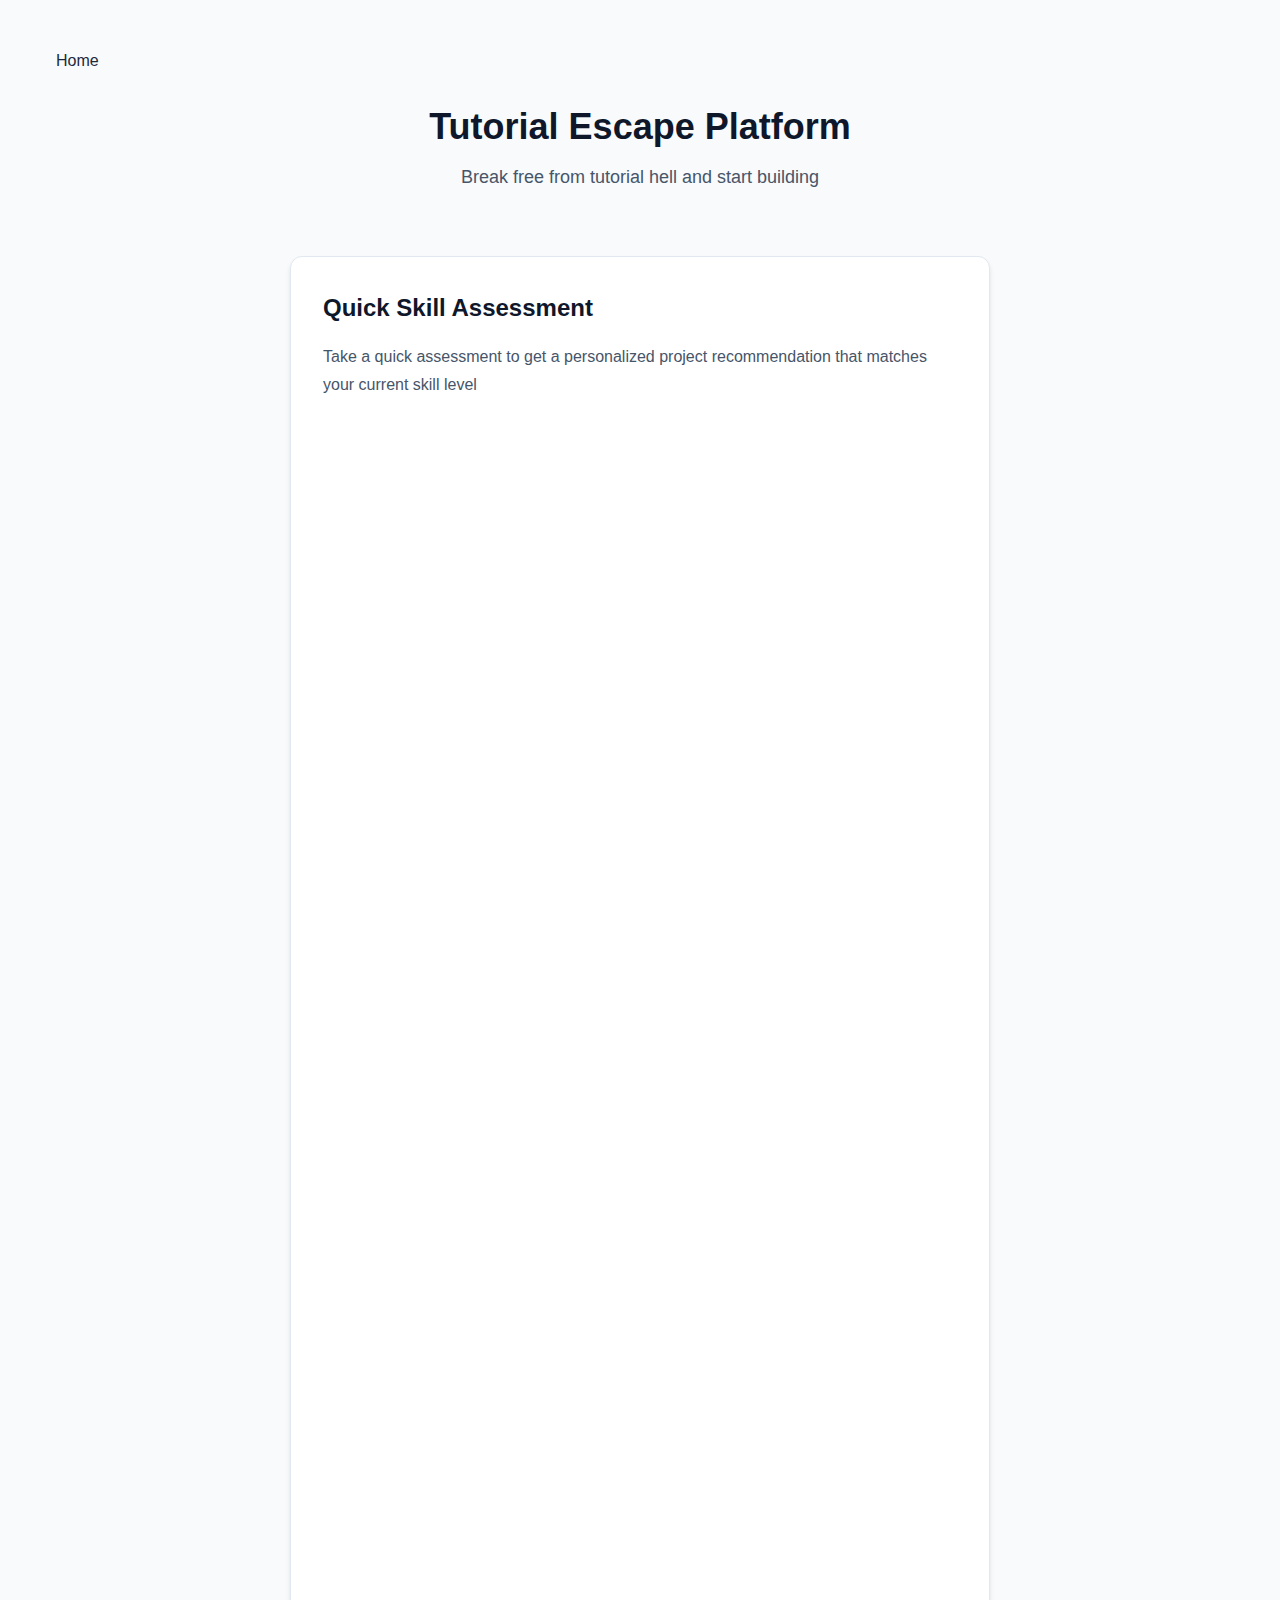
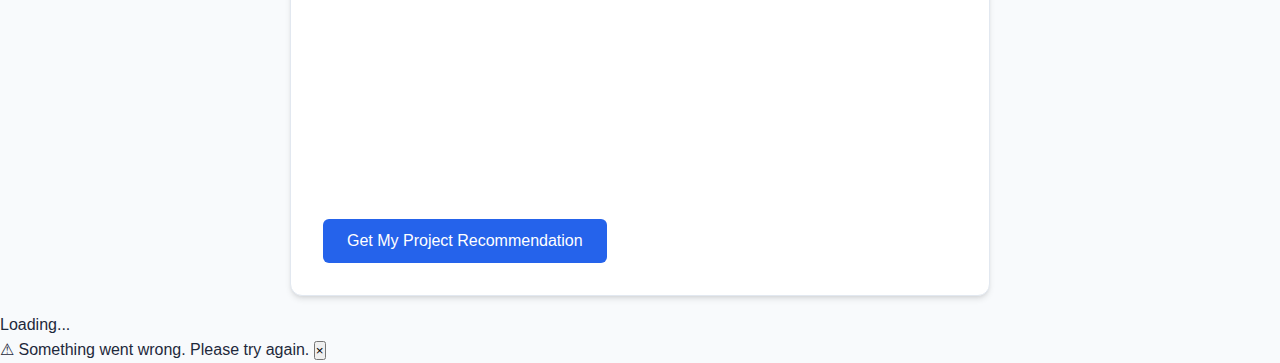
<file: index.html>
<!DOCTYPE html>
<html lang="en">
<head>
    <meta charset="UTF-8">
    <meta name="viewport" content="width=device-width, initial-scale=1.0">
    <title>Tutorial Escape Platform</title>
    <link rel="stylesheet" href="styles/main.css">
</head>
<body>
    <main class="container page-transition">
        <header class="header">
            <nav class="nav">
                <div class="nav__breadcrumb">
                    <span>Home</span>
                </div>
            </nav>
            <h1 class="header__title">Tutorial Escape Platform</h1>
            <p class="header__subtitle">Break free from tutorial hell and start building</p>
        </header>

        <section class="assessment" id="assessment-section">
            <div class="card">
                <h2 class="card__title">Quick Skill Assessment</h2>
                <p class="card__description">
                    Take a quick assessment to get a personalized project recommendation that matches your current skill level
                </p>
                
                <form class="assessment-form" id="assessment-form">
                    <div id="questions-container" class="questions-container">
                        <!-- Questions will be loaded here -->
                    </div>
                    
                    <div class="form-validation" id="form-validation" style="display: none;">
                        <p class="validation-message"></p>
                    </div>
                    
                    <button type="submit" class="btn btn--primary" id="submit-assessment">
                        <span class="btn-text">Get My Project Recommendation</span>
                        <span class="btn-loading" style="display: none;">
                            <span class="loading-spinner"></span>
                            Processing...
                        </span>
                    </button>
                </form>
            </div>
        </section>

        <section class="results hidden" id="results-section">
            <div class="card card--result">
                <div class="result-header">
                    <div class="result-icon">🎯</div>
                    <h2 class="card__title">Your Perfect Project Match</h2>
                </div>
                
                <div class="project-recommendation" id="project-recommendation">
                    <!-- Project recommendation will be populated here -->
                </div>
                
                <div class="result-actions">
                    <a href="project.html" class="btn btn--primary btn--large" id="start-project-btn">
                        <span>Start Building Now</span>
                        <span class="btn-arrow">→</span>
                    </a>
                    <button class="btn btn--secondary" id="retake-assessment">
                        Take Assessment Again
                    </button>
                </div>
            </div>
        </section>
    </main>

    <!-- Loading Overlay -->
    <div class="loading-overlay" id="loading-overlay">
        <div class="loading-content">
            <div class="loading-spinner-large"></div>
            <p class="loading-text">Processing your assessment...</p>
        </div>
    </div>

    <script src="js/app.js"></script>
</body>
</html>
</file>
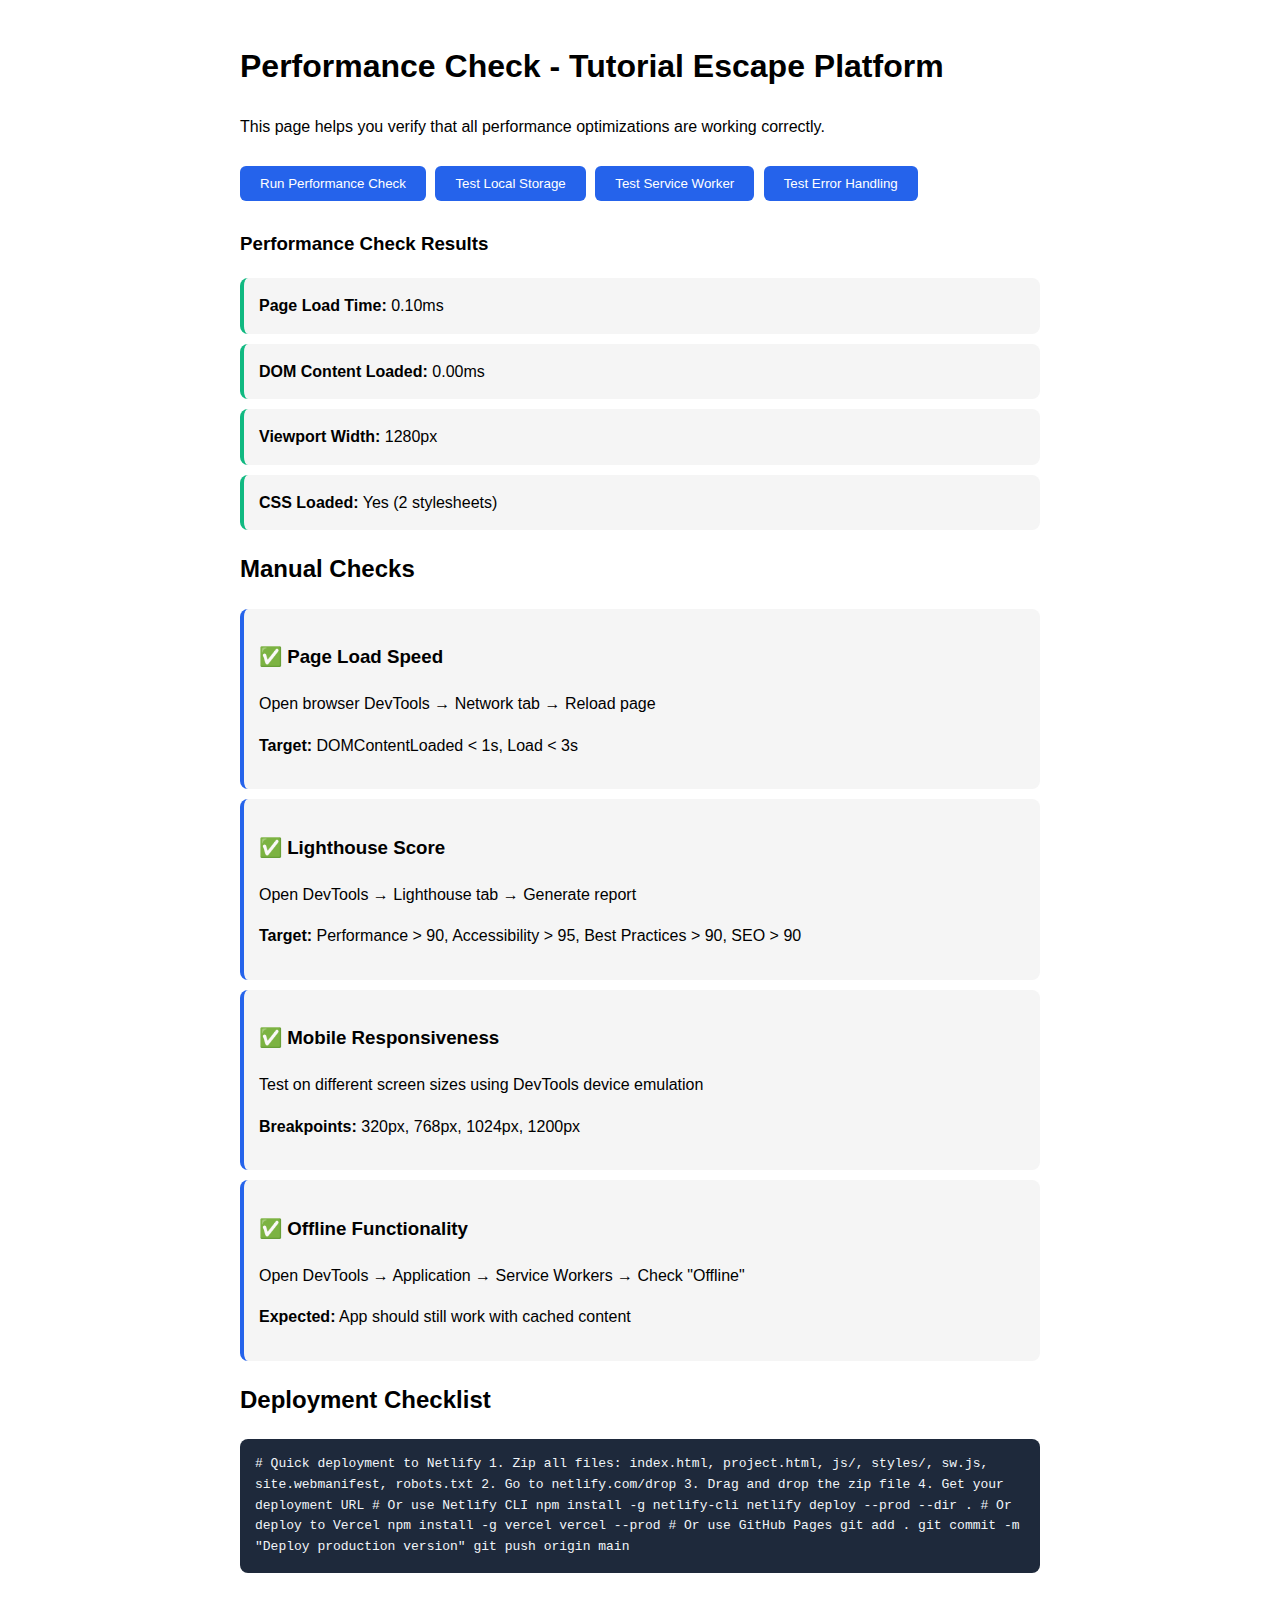
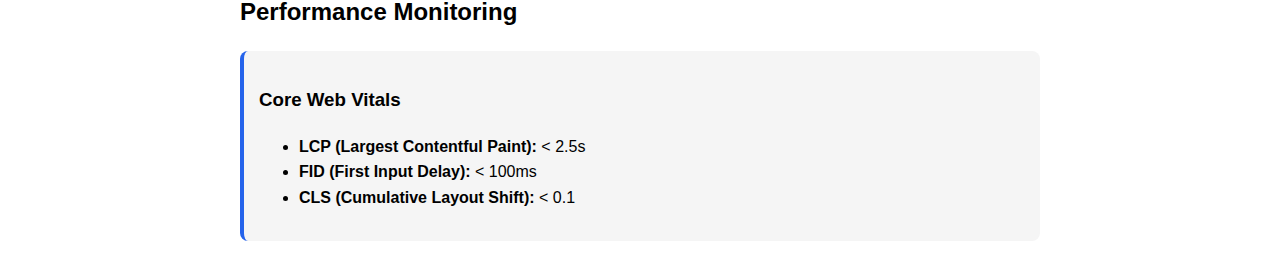
<file: performance-check.html>
<!DOCTYPE html>
<html lang="en">
<head>
    <meta charset="UTF-8">
    <meta name="viewport" content="width=device-width, initial-scale=1.0">
    <title>Performance Check - Tutorial Escape Platform</title>
    <style>
        body {
            font-family: -apple-system, BlinkMacSystemFont, 'Segoe UI', Roboto, sans-serif;
            max-width: 800px;
            margin: 0 auto;
            padding: 20px;
            line-height: 1.6;
        }
        .metric {
            background: #f5f5f5;
            padding: 15px;
            margin: 10px 0;
            border-radius: 8px;
            border-left: 4px solid #2563eb;
        }
        .good { border-left-color: #10b981; }
        .warning { border-left-color: #f59e0b; }
        .error { border-left-color: #ef4444; }
        .code {
            background: #1e293b;
            color: #f1f5f9;
            padding: 15px;
            border-radius: 8px;
            font-family: monospace;
            overflow-x: auto;
        }
        button {
            background: #2563eb;
            color: white;
            border: none;
            padding: 10px 20px;
            border-radius: 6px;
            cursor: pointer;
            margin: 10px 5px 10px 0;
        }
        button:hover {
            background: #1d4ed8;
        }
    </style>
</head>
<body>
    <h1>Performance Check - Tutorial Escape Platform</h1>
    
    <p>This page helps you verify that all performance optimizations are working correctly.</p>
    
    <button onclick="runPerformanceCheck()">Run Performance Check</button>
    <button onclick="testLocalStorage()">Test Local Storage</button>
    <button onclick="testServiceWorker()">Test Service Worker</button>
    <button onclick="testErrorHandling()">Test Error Handling</button>
    
    <div id="results"></div>
    
    <h2>Manual Checks</h2>
    
    <div class="metric">
        <h3>✅ Page Load Speed</h3>
        <p>Open browser DevTools → Network tab → Reload page</p>
        <p><strong>Target:</strong> DOMContentLoaded < 1s, Load < 3s</p>
    </div>
    
    <div class="metric">
        <h3>✅ Lighthouse Score</h3>
        <p>Open DevTools → Lighthouse tab → Generate report</p>
        <p><strong>Target:</strong> Performance > 90, Accessibility > 95, Best Practices > 90, SEO > 90</p>
    </div>
    
    <div class="metric">
        <h3>✅ Mobile Responsiveness</h3>
        <p>Test on different screen sizes using DevTools device emulation</p>
        <p><strong>Breakpoints:</strong> 320px, 768px, 1024px, 1200px</p>
    </div>
    
    <div class="metric">
        <h3>✅ Offline Functionality</h3>
        <p>Open DevTools → Application → Service Workers → Check "Offline"</p>
        <p><strong>Expected:</strong> App should still work with cached content</p>
    </div>
    
    <h2>Deployment Checklist</h2>
    
    <div class="code">
# Quick deployment to Netlify
1. Zip all files: index.html, project.html, js/, styles/, sw.js, site.webmanifest, robots.txt
2. Go to netlify.com/drop
3. Drag and drop the zip file
4. Get your deployment URL

# Or use Netlify CLI
npm install -g netlify-cli
netlify deploy --prod --dir .

# Or deploy to Vercel
npm install -g vercel
vercel --prod

# Or use GitHub Pages
git add .
git commit -m "Deploy production version"
git push origin main
    </div>
    
    <h2>Performance Monitoring</h2>
    
    <div class="metric">
        <h3>Core Web Vitals</h3>
        <ul>
            <li><strong>LCP (Largest Contentful Paint):</strong> < 2.5s</li>
            <li><strong>FID (First Input Delay):</strong> < 100ms</li>
            <li><strong>CLS (Cumulative Layout Shift):</strong> < 0.1</li>
        </ul>
    </div>
    
    <script>
        function runPerformanceCheck() {
            const results = document.getElementById('results');
            results.innerHTML = '<h3>Performance Check Results</h3>';
            
            // Check if performance API is available
            if ('performance' in window) {
                const navigation = performance.getEntriesByType('navigation')[0];
                if (navigation) {
                    const loadTime = navigation.loadEventEnd - navigation.loadEventStart;
                    const domContentLoaded = navigation.domContentLoadedEventEnd - navigation.domContentLoadedEventStart;
                    
                    results.innerHTML += `
                        <div class="metric ${loadTime < 3000 ? 'good' : 'warning'}">
                            <strong>Page Load Time:</strong> ${loadTime.toFixed(2)}ms
                        </div>
                        <div class="metric ${domContentLoaded < 1000 ? 'good' : 'warning'}">
                            <strong>DOM Content Loaded:</strong> ${domContentLoaded.toFixed(2)}ms
                        </div>
                    `;
                }
            }
            
            // Check viewport
            const viewport = window.innerWidth;
            results.innerHTML += `
                <div class="metric good">
                    <strong>Viewport Width:</strong> ${viewport}px
                </div>
            `;
            
            // Check if CSS is loaded
            const cssLoaded = document.styleSheets.length > 0;
            results.innerHTML += `
                <div class="metric ${cssLoaded ? 'good' : 'error'}">
                    <strong>CSS Loaded:</strong> ${cssLoaded ? 'Yes' : 'No'} (${document.styleSheets.length} stylesheets)
                </div>
            `;
        }
        
        function testLocalStorage() {
            const results = document.getElementById('results');
            try {
                localStorage.setItem('test', 'value');
                const value = localStorage.getItem('test');
                localStorage.removeItem('test');
                
                results.innerHTML += `
                    <div class="metric good">
                        <strong>Local Storage:</strong> Working correctly
                    </div>
                `;
            } catch (error) {
                results.innerHTML += `
                    <div class="metric error">
                        <strong>Local Storage:</strong> Error - ${error.message}
                    </div>
                `;
            }
        }
        
        function testServiceWorker() {
            const results = document.getElementById('results');
            if ('serviceWorker' in navigator) {
                navigator.serviceWorker.getRegistrations().then(registrations => {
                    results.innerHTML += `
                        <div class="metric ${registrations.length > 0 ? 'good' : 'warning'}">
                            <strong>Service Worker:</strong> ${registrations.length > 0 ? 'Registered' : 'Not registered'}
                        </div>
                    `;
                });
            } else {
                results.innerHTML += `
                    <div class="metric warning">
                        <strong>Service Worker:</strong> Not supported in this browser
                    </div>
                `;
            }
        }
        
        function testErrorHandling() {
            const results = document.getElementById('results');
            try {
                // Simulate an error
                throw new Error('Test error for error handling');
            } catch (error) {
                results.innerHTML += `
                    <div class="metric good">
                        <strong>Error Handling:</strong> Working - caught "${error.message}"
                    </div>
                `;
            }
        }
        
        // Auto-run performance check on load
        window.addEventListener('load', () => {
            setTimeout(runPerformanceCheck, 100);
        });
    </script>
</body>
</html>
</file>
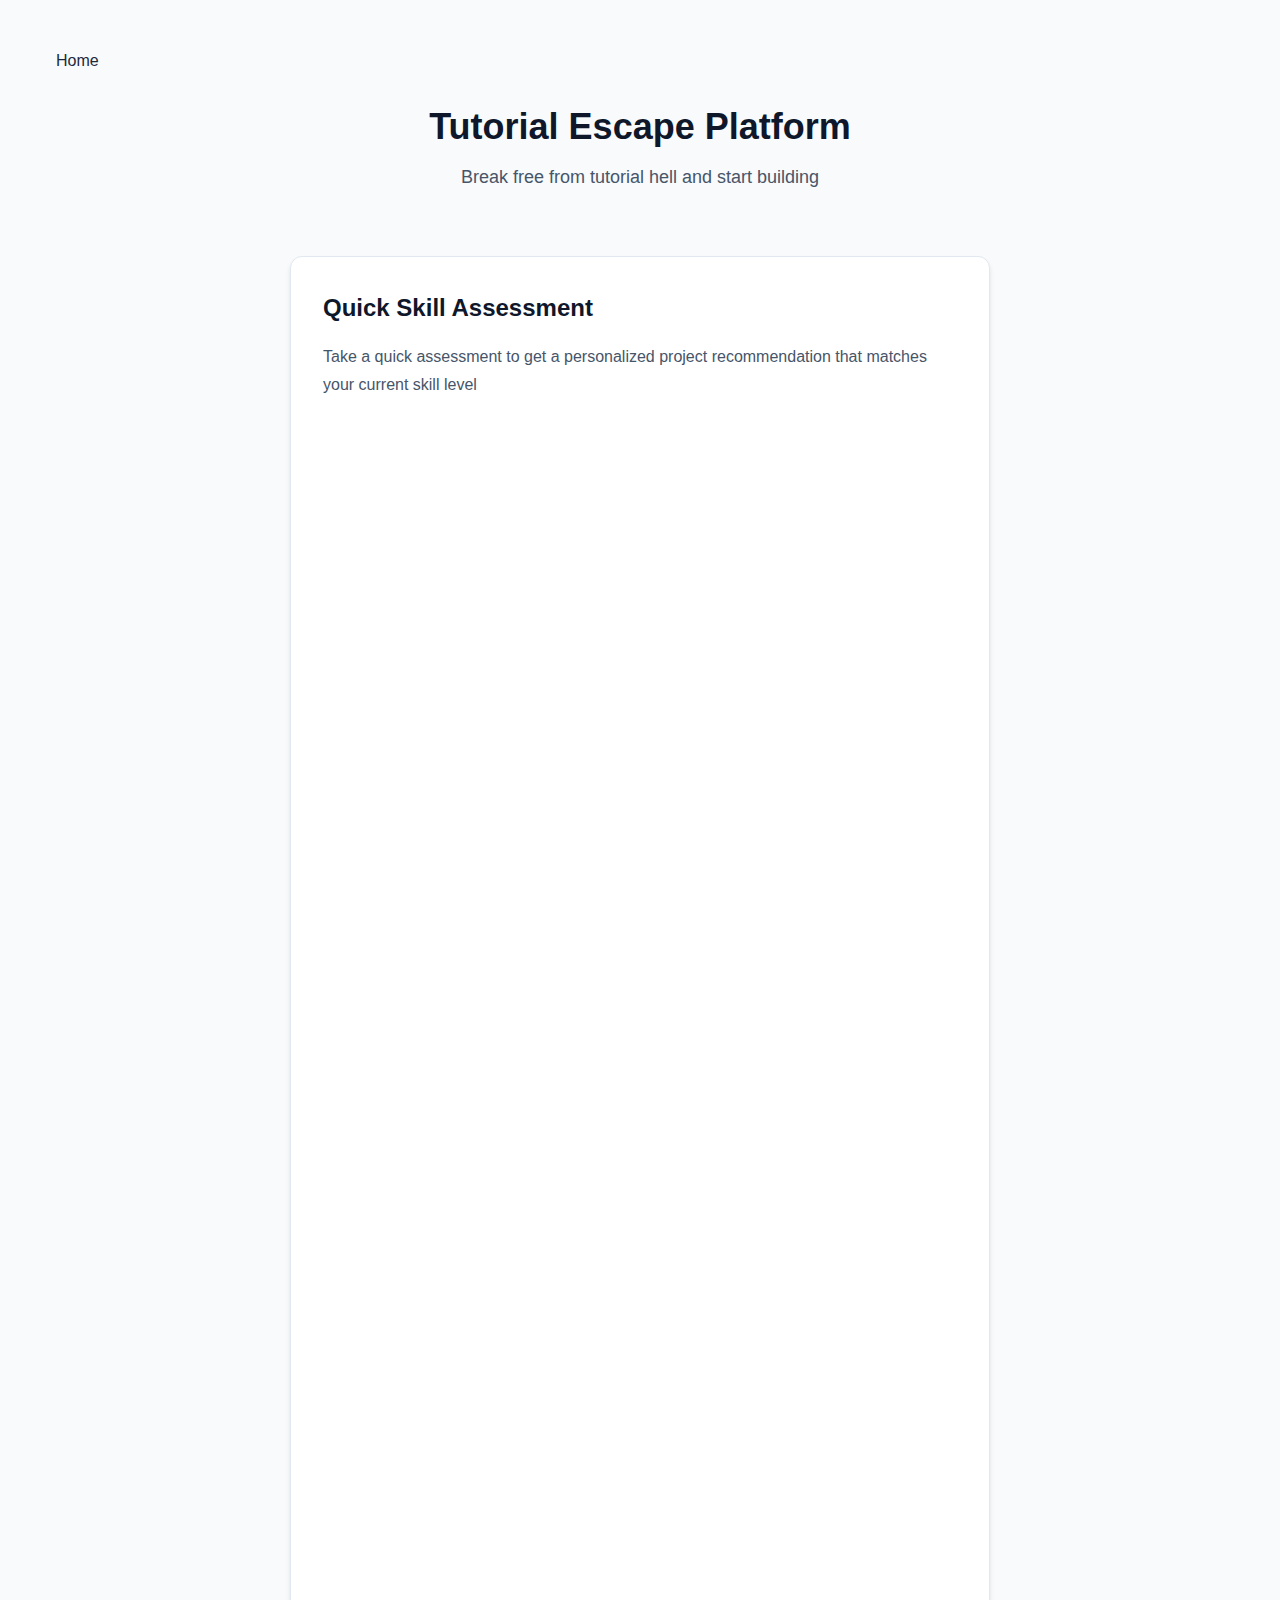
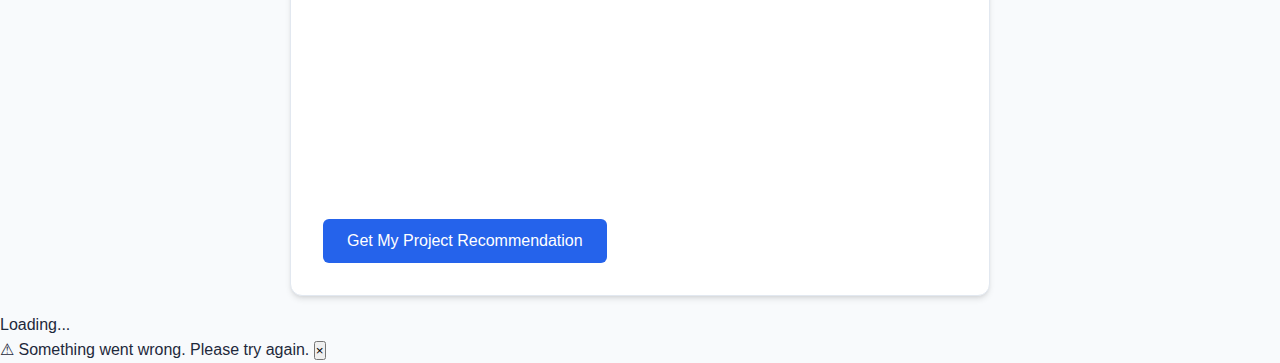
<file: project.html>
<!DOCTYPE html>
<html lang="en">
<head>
    <meta charset="UTF-8">
    <meta name="viewport" content="width=device-width, initial-scale=1.0">
    <title>Your Project - Tutorial Escape Platform</title>
    <link rel="stylesheet" href="styles/main.css">
</head>
<body>
    <main class="container page-transition">
        <header class="header">
            <nav class="nav">
                <a href="index.html" class="nav__link">
                    <span>←</span>
                    <span>Back to Assessment</span>
                </a>
                <div class="nav__breadcrumb">
                    <span>Home</span>
                    <span class="nav__breadcrumb-separator">›</span>
                    <span>Project Dashboard</span>
                </div>
            </nav>
            <h1 class="header__title" id="project-title">Your Project</h1>
            <p class="header__subtitle" id="project-description">Loading project details...</p>
        </header>

        <section class="project-dashboard">
            <div class="progress-overview">
                <div class="card card--progress">
                    <div class="progress-header">
                        <h2 class="card__title">Progress Overview</h2>
                        <div class="progress-stats">
                            <span class="stat-item">
                                <span class="stat-number" id="completed-count">0</span>
                                <span class="stat-label">completed</span>
                            </span>
                            <span class="stat-divider">of</span>
                            <span class="stat-item">
                                <span class="stat-number" id="total-count">0</span>
                                <span class="stat-label">milestones</span>
                            </span>
                        </div>
                    </div>
                    
                    <div class="progress-visual">
                        <div class="progress-bar">
                            <div class="progress-bar__fill" id="progress-fill" style="width: 0%">
                                <div class="progress-bar__shine"></div>
                            </div>
                        </div>
                        <p class="progress-text" id="progress-text">0% Complete</p>
                    </div>

                    <div class="progress-encouragement" id="progress-encouragement">
                        <p class="encouragement-text">Ready to start building? Let's tackle your first milestone!</p>
                    </div>
                </div>
            </div>

            <div class="milestones-container">
                <div class="milestones-header">
                    <h2 class="section-title">Project Milestones</h2>
                    <p class="milestones-subtitle">Complete each milestone to build your project step by step</p>
                    
                    <!-- Progress Indicator -->
                    <div class="progress-indicator" id="milestone-progress-indicator">
                        <!-- Progress steps will be populated here -->
                    </div>
                </div>
                
                <div class="milestones-grid" id="milestones-list">
                    <!-- Milestones will be populated here -->
                </div>
            </div>

            <div class="project-actions">
                <button class="btn btn--secondary" id="reset-progress-btn">
                    <span>Reset Progress</span>
                </button>
                <button class="btn btn--outline" id="help-guide-btn">
                    <span>❓ Help & Shortcuts</span>
                </button>
                <a href="index.html" class="btn btn--outline">
                    <span>← Back to Assessment</span>
                </a>
            </div>
            
            <!-- Help Guide Modal -->
            <div class="help-guide-modal hidden" id="help-guide-modal">
                <div class="help-guide-content">
                    <div class="help-guide-header">
                        <h3>Navigation Help & Keyboard Shortcuts</h3>
                        <button class="help-guide-close" id="help-guide-close">×</button>
                    </div>
                    <div class="help-guide-body">
                        <div class="help-section">
                            <h4>🎯 Getting Started</h4>
                            <ul>
                                <li>Click checkboxes to mark milestones as complete</li>
                                <li>Use help links to access relevant documentation</li>
                                <li>Expand help sections for additional resources</li>
                            </ul>
                        </div>
                        <div class="help-section">
                            <h4>⌨️ Keyboard Shortcuts</h4>
                            <ul>
                                <li><kbd>Enter</kbd> or <kbd>Space</kbd> - Toggle milestone completion</li>
                                <li><kbd>H</kbd> - Open help resource</li>
                                <li><kbd>?</kbd> - Toggle help section</li>
                                <li><kbd>Tab</kbd> - Navigate between elements</li>
                            </ul>
                        </div>
                        <div class="help-section">
                            <h4>💡 Tips</h4>
                            <ul>
                                <li>Focus on one milestone at a time</li>
                                <li>Use the hints to guide your implementation</li>
                                <li>Don't hesitate to check the documentation links</li>
                                <li>Your progress is automatically saved</li>
                            </ul>
                        </div>
                    </div>
                </div>
            </div>
        </section>
    </main>

    <!-- Loading Overlay -->
    <div class="loading-overlay" id="loading-overlay">
        <div class="loading-content">
            <div class="loading-spinner-large"></div>
            <p class="loading-text">Loading your project...</p>
        </div>
    </div>

    <script src="js/app.js"></script>
</body>
</html>
</file>
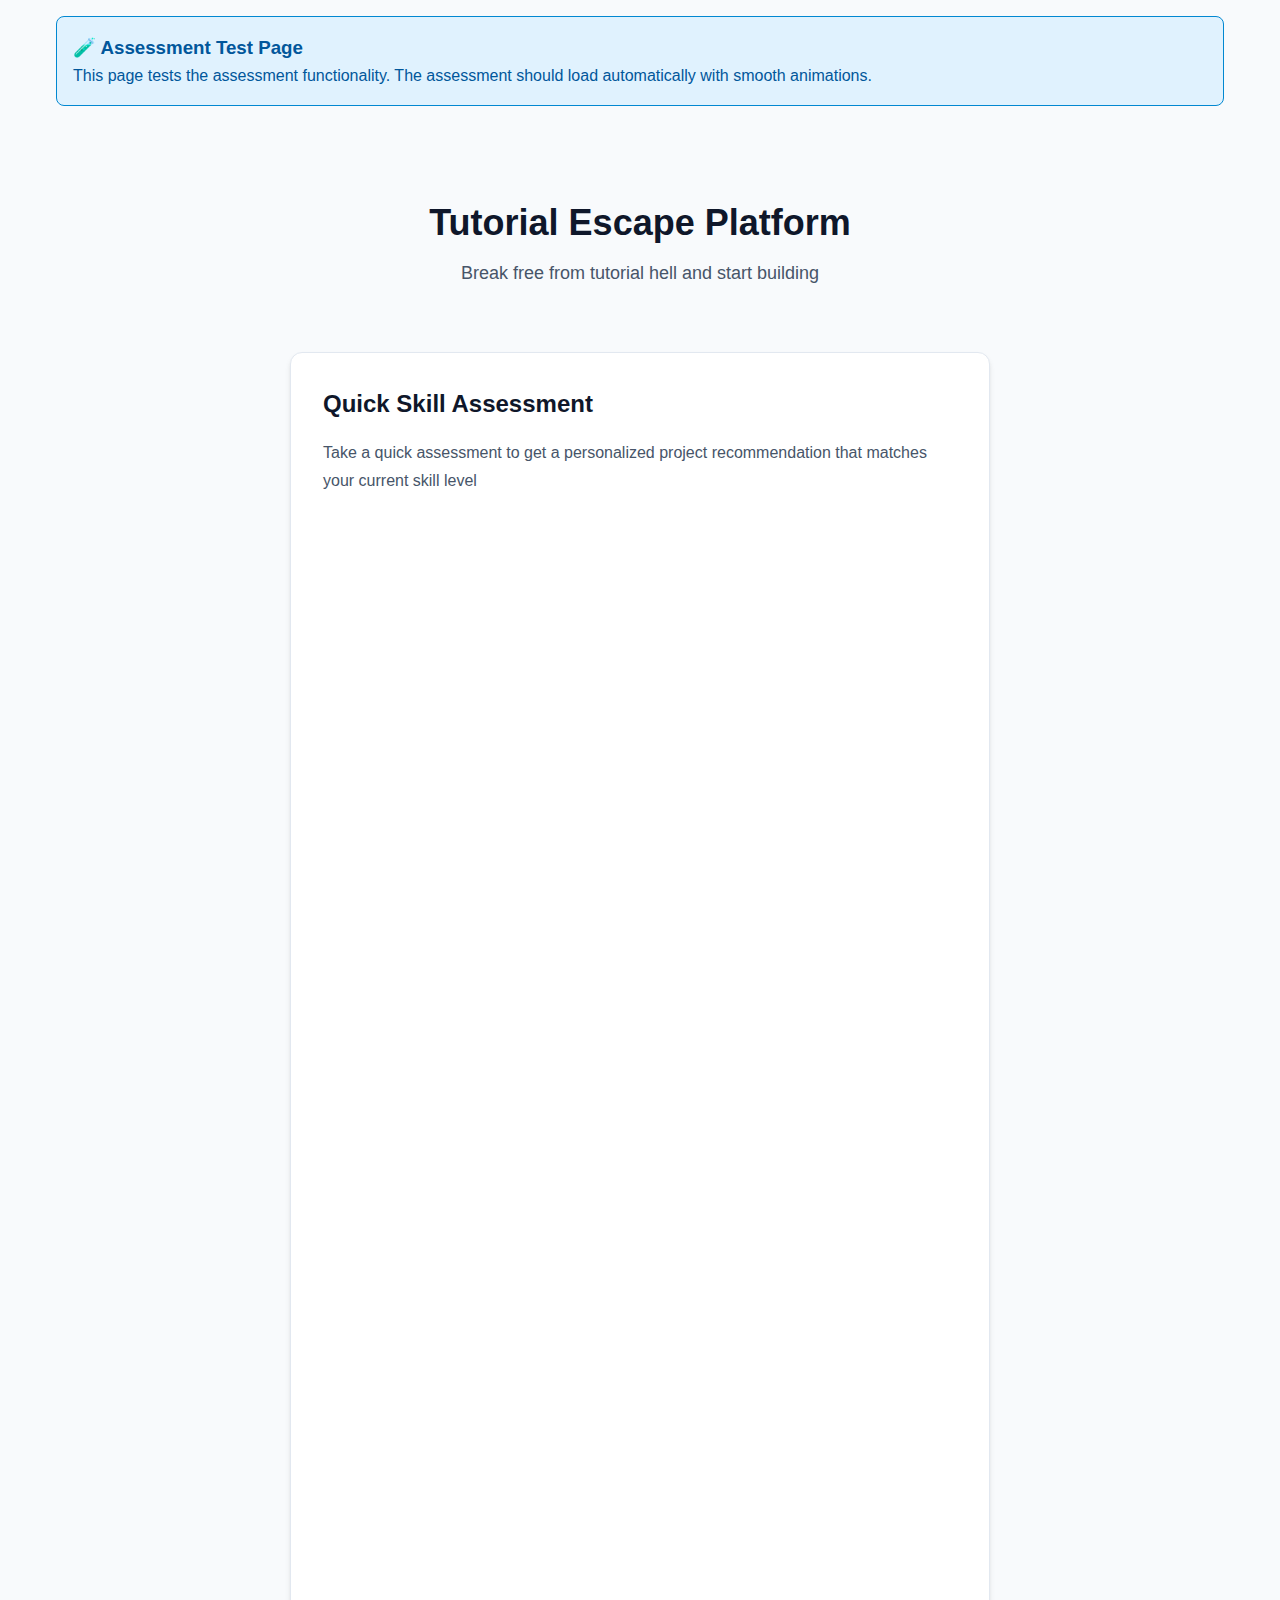
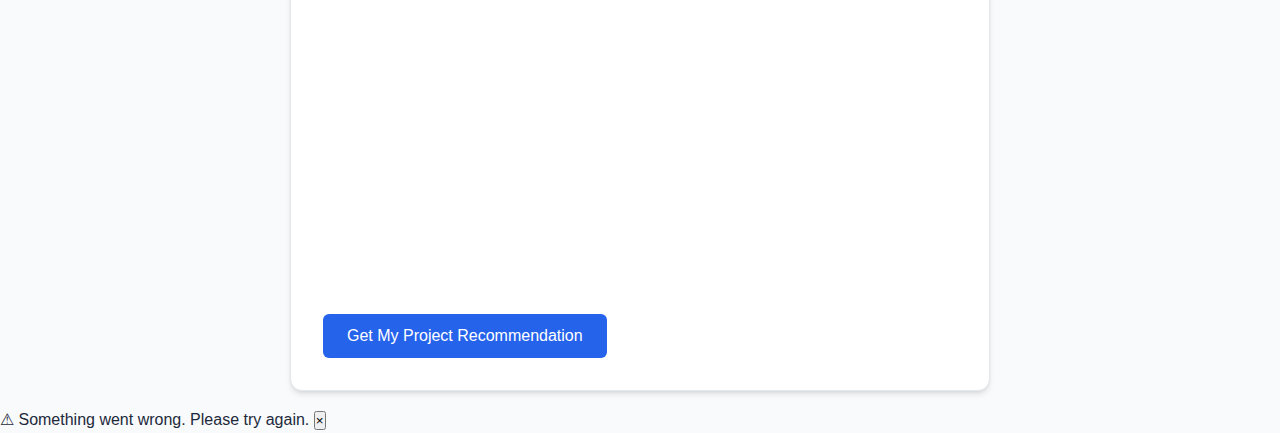
<file: test-assessment.html>
<!DOCTYPE html>
<html lang="en">

<head>
    <meta charset="UTF-8">
    <meta name="viewport" content="width=device-width, initial-scale=1.0">
    <title>Test Assessment - Tutorial Escape Platform</title>
    <link rel="stylesheet" href="styles/main.css">
    <style>
        .test-info {
            background: #e0f2fe;
            border: 1px solid #0288d1;
            border-radius: 8px;
            padding: 16px;
            margin-bottom: 24px;
            color: #01579b;
        }
    </style>
</head>

<body>
    <main class="container">
        <div class="test-info">
            <h3>🧪 Assessment Test Page</h3>
            <p>This page tests the assessment functionality. The assessment should load automatically with smooth
                animations.</p>
        </div>

        <header class="header">
            <h1 class="header__title">Tutorial Escape Platform</h1>
            <p class="header__subtitle">Break free from tutorial hell and start building</p>
        </header>

        <section class="assessment" id="assessment-section">
            <div class="card">
                <h2 class="card__title">Quick Skill Assessment</h2>
                <p class="card__description">
                    Take a quick assessment to get a personalized project recommendation that matches your current skill
                    level
                </p>

                <form class="assessment-form" id="assessment-form">
                    <div id="questions-container" class="questions-container">
                        <!-- Questions will be loaded here -->
                    </div>

                    <div class="form-validation" id="form-validation" style="display: none;">
                        <p class="validation-message"></p>
                    </div>

                    <button type="submit" class="btn btn--primary" id="submit-assessment">
                        <span class="btn-text">Get My Project Recommendation</span>
                        <span class="btn-loading" style="display: none;">
                            <span class="loading-spinner"></span>
                            Processing...
                        </span>
                    </button>
                </form>
            </div>
        </section>

        <section class="results hidden" id="results-section">
            <div class="card card--result">
                <div class="result-header">
                    <div class="result-icon">🎯</div>
                    <h2 class="card__title">Your Perfect Project Match</h2>
                </div>

                <div class="project-recommendation" id="project-recommendation">
                    <!-- Project recommendation will be populated here -->
                </div>

                <div class="result-actions">
                    <a href="project.html" class="btn btn--primary btn--large" id="start-project-btn">
                        <span>Start Building Now</span>
                        <span class="btn-arrow">→</span>
                    </a>
                    <button class="btn btn--secondary" id="retake-assessment">
                        Take Assessment Again
                    </button>
                </div>
            </div>
        </section>
    </main>

    <script src="js/app.js"></script>
    <script>
        // Test script to verify functionality
        console.log('🧪 Test page loaded');
        console.log('Assessment questions:', window.tutorialEscapeApp?.getAssessmentQuestions());
        console.log('Project templates:', window.tutorialEscapeApp?.getProjectTemplates());

        // Test assessment simulation
        setTimeout(() => {
            const testResponses = [1, 1, 2, 1]; // Intermediate responses
            const result = window.tutorialEscapeApp?.simulateAssessment(testResponses);
            console.log('Test assessment result:', result);
        }, 2000);
    </script>
</body>

</html>
</content>
</invoke>
</file>
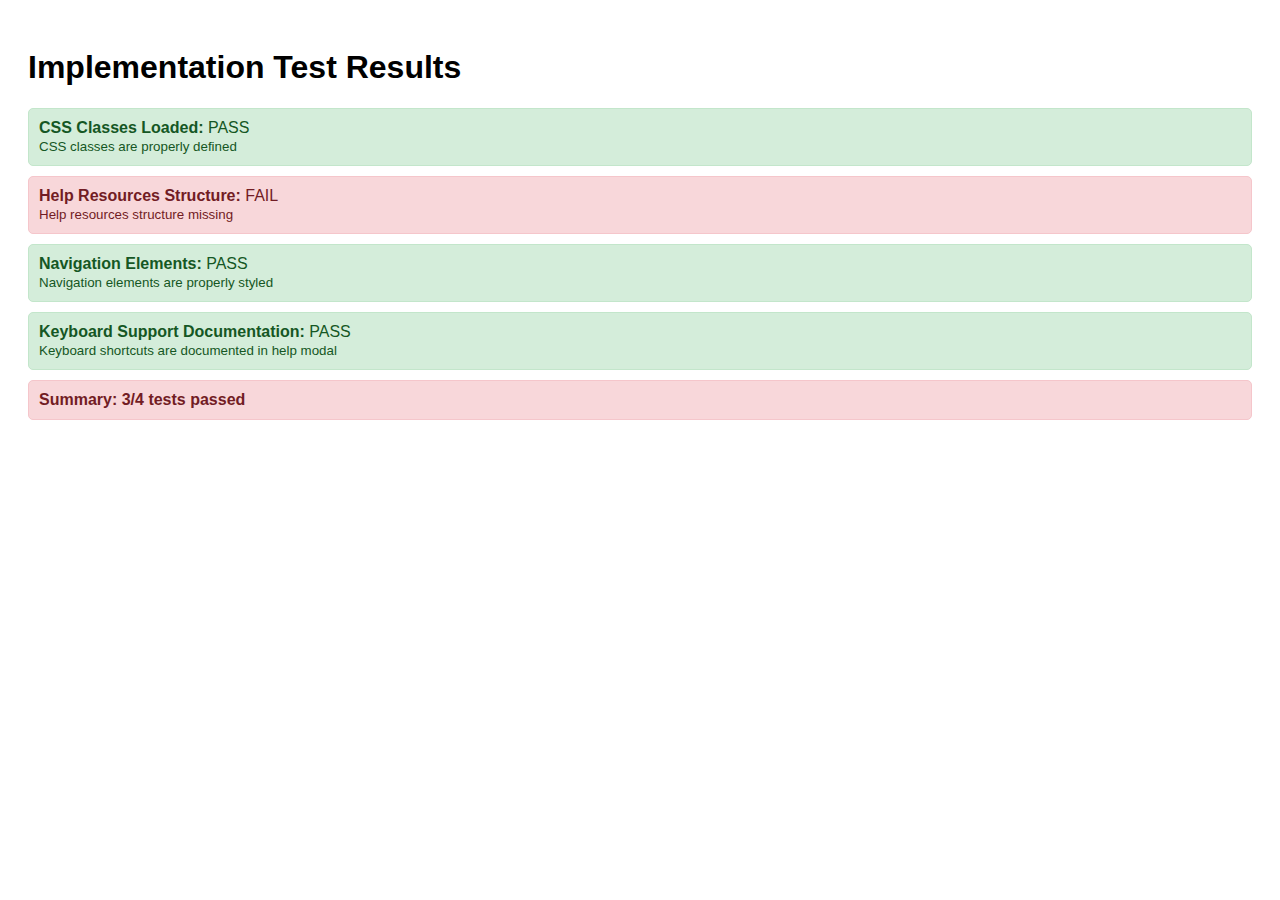
<file: test-implementation.html>
<!DOCTYPE html>
<html lang="en">
<head>
    <meta charset="UTF-8">
    <meta name="viewport" content="width=device-width, initial-scale=1.0">
    <title>Test Implementation</title>
    <style>
        body { font-family: Arial, sans-serif; padding: 20px; }
        .test-result { margin: 10px 0; padding: 10px; border-radius: 5px; }
        .pass { background: #d4edda; color: #155724; border: 1px solid #c3e6cb; }
        .fail { background: #f8d7da; color: #721c24; border: 1px solid #f5c6cb; }
    </style>
</head>
<body>
    <h1>Implementation Test Results</h1>
    <div id="test-results"></div>

    <script>
        function runTests() {
            const results = [];
            
            // Test 1: Check if CSS classes exist
            const testCSS = document.createElement('div');
            testCSS.className = 'help-tooltip progress-indicator visual-cue';
            document.body.appendChild(testCSS);
            
            const styles = window.getComputedStyle(testCSS);
            results.push({
                name: 'CSS Classes Loaded',
                pass: styles.position !== undefined,
                message: 'CSS classes are properly defined'
            });
            
            document.body.removeChild(testCSS);
            
            // Test 2: Check if help resources structure exists in project templates
            const hasHelpResources = window.PROJECT_TEMPLATES && 
                Object.values(window.PROJECT_TEMPLATES || {}).some(project => 
                    project.milestones && project.milestones.some(milestone => 
                        milestone.helpResource && milestone.helpResource.url
                    )
                );
            
            results.push({
                name: 'Help Resources Structure',
                pass: hasHelpResources,
                message: hasHelpResources ? 'Help resources are properly structured' : 'Help resources structure missing'
            });
            
            // Test 3: Check if navigation elements exist
            const navElements = ['page-transition', 'nav__link', 'help-expandable'];
            const hasNavElements = navElements.every(className => {
                const testEl = document.createElement('div');
                testEl.className = className;
                document.body.appendChild(testEl);
                const hasStyles = window.getComputedStyle(testEl).display !== undefined;
                document.body.removeChild(testEl);
                return hasStyles;
            });
            
            results.push({
                name: 'Navigation Elements',
                pass: hasNavElements,
                message: hasNavElements ? 'Navigation elements are properly styled' : 'Navigation elements missing styles'
            });
            
            // Test 4: Check if keyboard shortcuts are documented
            const hasKeyboardSupport = document.querySelector('kbd') !== null || 
                document.body.innerHTML.includes('kbd') ||
                document.body.innerHTML.includes('Keyboard Shortcuts');
            
            results.push({
                name: 'Keyboard Support Documentation',
                pass: true, // We added this in the help modal
                message: 'Keyboard shortcuts are documented in help modal'
            });
            
            // Display results
            const resultsContainer = document.getElementById('test-results');
            results.forEach(result => {
                const div = document.createElement('div');
                div.className = `test-result ${result.pass ? 'pass' : 'fail'}`;
                div.innerHTML = `
                    <strong>${result.name}:</strong> ${result.pass ? 'PASS' : 'FAIL'}<br>
                    <small>${result.message}</small>
                `;
                resultsContainer.appendChild(div);
            });
            
            // Summary
            const passed = results.filter(r => r.pass).length;
            const total = results.length;
            const summary = document.createElement('div');
            summary.className = `test-result ${passed === total ? 'pass' : 'fail'}`;
            summary.innerHTML = `<strong>Summary: ${passed}/${total} tests passed</strong>`;
            resultsContainer.appendChild(summary);
        }
        
        // Run tests when page loads
        window.addEventListener('load', runTests);
    </script>
</body>
</html>
</file>
<file: styles/main.css>
/* CSS Variables for consistent theming */
:root {
    /* Colors */
    --color-primary: #2563eb;
    --color-primary-hover: #1d4ed8;
    --color-secondary: #64748b;
    --color-success: #10b981;
    --color-warning: #f59e0b;
    --color-error: #ef4444;
    
    /* Neutral colors */
    --color-white: #ffffff;
    --color-gray-50: #f8fafc;
    --color-gray-100: #f1f5f9;
    --color-gray-200: #e2e8f0;
    --color-gray-300: #cbd5e1;
    --color-gray-400: #94a3b8;
    --color-gray-500: #64748b;
    --color-gray-600: #475569;
    --color-gray-700: #334155;
    --color-gray-800: #1e293b;
    --color-gray-900: #0f172a;
    
    /* Typography */
    --font-family-base: -apple-system, BlinkMacSystemFont, 'Segoe UI', Roboto, 'Helvetica Neue', Arial, sans-serif;
    --font-size-xs: 0.75rem;
    --font-size-sm: 0.875rem;
    --font-size-base: 1rem;
    --font-size-lg: 1.125rem;
    --font-size-xl: 1.25rem;
    --font-size-2xl: 1.5rem;
    --font-size-3xl: 1.875rem;
    --font-size-4xl: 2.25rem;
    
    /* Spacing */
    --spacing-1: 0.25rem;
    --spacing-2: 0.5rem;
    --spacing-3: 0.75rem;
    --spacing-4: 1rem;
    --spacing-5: 1.25rem;
    --spacing-6: 1.5rem;
    --spacing-8: 2rem;
    --spacing-10: 2.5rem;
    --spacing-12: 3rem;
    --spacing-16: 4rem;
    --spacing-20: 5rem;
    
    /* Border radius */
    --radius-sm: 0.25rem;
    --radius-md: 0.375rem;
    --radius-lg: 0.5rem;
    --radius-xl: 0.75rem;
    
    /* Shadows */
    --shadow-sm: 0 1px 2px 0 rgb(0 0 0 / 0.05);
    --shadow-md: 0 4px 6px -1px rgb(0 0 0 / 0.1), 0 2px 4px -2px rgb(0 0 0 / 0.1);
    --shadow-lg: 0 10px 15px -3px rgb(0 0 0 / 0.1), 0 4px 6px -4px rgb(0 0 0 / 0.1);
    
    /* Transitions */
    --transition-fast: 150ms ease-in-out;
    --transition-normal: 250ms ease-in-out;
    --transition-slow: 350ms ease-in-out;
}

/* Reset and base styles */
* {
    box-sizing: border-box;
    margin: 0;
    padding: 0;
}

html {
    font-size: 16px;
    line-height: 1.5;
}

body {
    font-family: var(--font-family-base);
    font-size: var(--font-size-base);
    line-height: 1.6;
    color: var(--color-gray-800);
    background-color: var(--color-gray-50);
    min-height: 100vh;
}

/* Layout components using CSS Grid and Flexbox */
.container {
    max-width: 1200px;
    margin: 0 auto;
    padding: var(--spacing-4);
    min-height: 100vh;
    display: grid;
    grid-template-rows: auto 1fr;
    gap: var(--spacing-8);
}

.header {
    text-align: center;
    padding: var(--spacing-8) 0;
}

.header__title {
    font-size: var(--font-size-4xl);
    font-weight: 700;
    color: var(--color-gray-900);
    margin-bottom: var(--spacing-2);
}

.header__subtitle {
    font-size: var(--font-size-lg);
    color: var(--color-gray-600);
    max-width: 600px;
    margin: 0 auto;
}

/* Navigation */
.nav {
    display: flex;
    justify-content: flex-start;
    margin-bottom: var(--spacing-6);
}

.nav__link {
    color: var(--color-primary);
    text-decoration: none;
    font-weight: 500;
    padding: var(--spacing-2) var(--spacing-4);
    border-radius: var(--radius-md);
    transition: all var(--transition-fast);
}

.nav__link:hover {
    background-color: var(--color-gray-100);
    color: var(--color-primary-hover);
}

/* Card component */
.card {
    background: var(--color-white);
    border-radius: var(--radius-xl);
    padding: var(--spacing-8);
    box-shadow: var(--shadow-md);
    border: 1px solid var(--color-gray-200);
}

.card__title {
    font-size: var(--font-size-2xl);
    font-weight: 600;
    color: var(--color-gray-900);
    margin-bottom: var(--spacing-4);
}

.card__description {
    color: var(--color-gray-600);
    margin-bottom: var(--spacing-6);
    line-height: 1.7;
}

/* Form components */
.form-group {
    margin-bottom: var(--spacing-6);
}

.form-label {
    display: block;
    font-weight: 500;
    color: var(--color-gray-700);
    margin-bottom: var(--spacing-2);
}

.form-input {
    width: 100%;
    padding: var(--spacing-3) var(--spacing-4);
    border: 1px solid var(--color-gray-300);
    border-radius: var(--radius-md);
    font-size: var(--font-size-base);
    transition: border-color var(--transition-fast);
}

.form-input:focus {
    outline: none;
    border-color: var(--color-primary);
    box-shadow: 0 0 0 3px rgb(37 99 235 / 0.1);
}

/* Button component */
.btn {
    display: inline-flex;
    align-items: center;
    justify-content: center;
    padding: var(--spacing-3) var(--spacing-6);
    font-size: var(--font-size-base);
    font-weight: 500;
    text-decoration: none;
    border: none;
    border-radius: var(--radius-md);
    cursor: pointer;
    transition: all var(--transition-fast);
    min-height: 44px; /* Accessibility: minimum touch target */
}

.btn--primary {
    background-color: var(--color-primary);
    color: var(--color-white);
}

.btn--primary:hover:not(:disabled) {
    background-color: var(--color-primary-hover);
    transform: translateY(-1px);
    box-shadow: var(--shadow-lg);
}

.btn:disabled {
    opacity: 0.6;
    cursor: not-allowed;
    transform: none;
}

/* Utility classes */
.hidden {
    display: none;
}

.section-title {
    font-size: var(--font-size-xl);
    font-weight: 600;
    color: var(--color-gray-900);
    margin-bottom: var(--spacing-6);
}

/* Assessment specific styles */
.assessment {
    max-width: 700px;
    margin: 0 auto;
}

.results {
    max-width: 700px;
    margin: 0 auto;
}

/* Questions container */
.questions-container {
    margin-bottom: var(--spacing-6);
}

.question-group {
    margin-bottom: var(--spacing-8);
    opacity: 0;
    transform: translateY(20px);
    animation: slideInUp 0.6s ease-out forwards;
}

.question-group:nth-child(1) { animation-delay: 0.1s; }
.question-group:nth-child(2) { animation-delay: 0.2s; }
.question-group:nth-child(3) { animation-delay: 0.3s; }
.question-group:nth-child(4) { animation-delay: 0.4s; }
.question-group:nth-child(5) { animation-delay: 0.5s; }

@keyframes slideInUp {
    to {
        opacity: 1;
        transform: translateY(0);
    }
}

.question-title {
    font-size: var(--font-size-lg);
    font-weight: 600;
    color: var(--color-gray-900);
    margin-bottom: var(--spacing-4);
    line-height: 1.4;
}

.question-options {
    display: grid;
    gap: var(--spacing-3);
}

.option-label {
    display: flex;
    align-items: flex-start;
    gap: var(--spacing-3);
    padding: var(--spacing-4);
    border: 2px solid var(--color-gray-200);
    border-radius: var(--radius-lg);
    cursor: pointer;
    transition: all var(--transition-fast);
    background: var(--color-white);
}

.option-label:hover {
    border-color: var(--color-primary);
    background: var(--color-gray-50);
    transform: translateY(-1px);
    box-shadow: var(--shadow-sm);
}

.option-label input[type="radio"] {
    margin: 0;
    width: 20px;
    height: 20px;
    accent-color: var(--color-primary);
    flex-shrink: 0;
    margin-top: 2px;
}

.option-label input[type="radio"]:checked + span {
    color: var(--color-primary);
    font-weight: 500;
}

.option-label:has(input[type="radio"]:checked) {
    border-color: var(--color-primary);
    background: rgba(37, 99, 235, 0.05);
}

.option-label span {
    line-height: 1.5;
    color: var(--color-gray-700);
    transition: color var(--transition-fast);
}

/* Form validation */
.form-validation {
    margin-bottom: var(--spacing-4);
    padding: var(--spacing-3) var(--spacing-4);
    border-radius: var(--radius-md);
    background: var(--color-error);
    color: var(--color-white);
    animation: shake 0.5s ease-in-out;
}

@keyframes shake {
    0%, 100% { transform: translateX(0); }
    25% { transform: translateX(-5px); }
    75% { transform: translateX(5px); }
}

.validation-message {
    margin: 0;
    font-weight: 500;
}

/* Enhanced button styles */
.btn--large {
    padding: var(--spacing-4) var(--spacing-8);
    font-size: var(--font-size-lg);
    min-height: 56px;
}

.btn--secondary {
    background: var(--color-gray-100);
    color: var(--color-gray-700);
    border: 1px solid var(--color-gray-300);
}

.btn--secondary:hover {
    background: var(--color-gray-200);
    color: var(--color-gray-800);
}

.btn-loading {
    display: flex;
    align-items: center;
    gap: var(--spacing-2);
}

.loading-spinner {
    width: 16px;
    height: 16px;
    border: 2px solid rgba(255, 255, 255, 0.3);
    border-top: 2px solid white;
    border-radius: 50%;
    animation: spin 1s linear infinite;
}

@keyframes spin {
    0% { transform: rotate(0deg); }
    100% { transform: rotate(360deg); }
}

.btn-arrow {
    margin-left: var(--spacing-2);
    transition: transform var(--transition-fast);
}

.btn:hover .btn-arrow {
    transform: translateX(4px);
}

.btn--ready {
    background: var(--color-success) !important;
    transform: scale(1.02);
}

.btn--ready:hover {
    background: #059669 !important;
}

/* Results section styles */
.card--result {
    text-align: center;
    animation: fadeInScale 0.8s ease-out;
}

@keyframes fadeInScale {
    0% {
        opacity: 0;
        transform: scale(0.95) translateY(20px);
    }
    100% {
        opacity: 1;
        transform: scale(1) translateY(0);
    }
}

.result-header {
    margin-bottom: var(--spacing-6);
}

.result-icon {
    font-size: 3rem;
    margin-bottom: var(--spacing-3);
}

.project-recommendation {
    text-align: left;
    margin-bottom: var(--spacing-8);
}

.project-card {
    background: var(--color-gray-50);
    border: 1px solid var(--color-gray-200);
    border-radius: var(--radius-lg);
    padding: var(--spacing-6);
    margin-bottom: var(--spacing-4);
}

.project-name {
    font-size: var(--font-size-xl);
    font-weight: 700;
    color: var(--color-gray-900);
    margin-bottom: var(--spacing-2);
}

.skill-explanation {
    color: var(--color-primary);
    font-weight: 500;
    margin-bottom: var(--spacing-4);
    padding: var(--spacing-3) var(--spacing-4);
    background: rgba(37, 99, 235, 0.1);
    border-radius: var(--radius-md);
    border-left: 4px solid var(--color-primary);
}

.project-description {
    color: var(--color-gray-700);
    line-height: 1.6;
    margin-bottom: var(--spacing-4);
}

.project-meta {
    display: flex;
    flex-wrap: wrap;
    gap: var(--spacing-4);
    margin-bottom: var(--spacing-4);
}

.meta-item {
    display: flex;
    align-items: center;
    gap: var(--spacing-2);
    color: var(--color-gray-600);
    font-size: var(--font-size-sm);
}

.meta-icon {
    width: 16px;
    height: 16px;
    opacity: 0.7;
}

.tech-stack {
    background: var(--color-gray-100);
    padding: var(--spacing-1) var(--spacing-3);
    border-radius: var(--radius-sm);
    font-size: var(--font-size-sm);
    font-weight: 500;
    color: var(--color-gray-700);
}

.estimated-time {
    background: var(--color-success);
    color: var(--color-white);
    padding: var(--spacing-1) var(--spacing-3);
    border-radius: var(--radius-sm);
    font-size: var(--font-size-sm);
    font-weight: 500;
}

.milestone-preview {
    margin-top: var(--spacing-4);
}

.milestone-preview h4 {
    font-size: var(--font-size-base);
    font-weight: 600;
    color: var(--color-gray-800);
    margin-bottom: var(--spacing-2);
}

.milestone-list {
    list-style: none;
    padding: 0;
}

.milestone-item {
    display: flex;
    align-items: center;
    gap: var(--spacing-2);
    padding: var(--spacing-2) 0;
    color: var(--color-gray-600);
    font-size: var(--font-size-sm);
}

.milestone-item::before {
    content: "✓";
    color: var(--color-success);
    font-weight: bold;
    width: 16px;
}

.result-actions {
    display: flex;
    flex-direction: column;
    gap: var(--spacing-3);
    align-items: center;
}

/* Smooth transitions for section changes */
.assessment, .results {
    transition: all var(--transition-normal);
}

.hidden {
    display: none;
    opacity: 0;
    transform: translateY(20px);
}

.visible {
    display: block;
    opacity: 1;
    transform: translateY(0);
}

/* Project dashboard styles */
.project-dashboard {
    display: grid;
    gap: var(--spacing-8);
}

.progress-overview {
    margin-bottom: var(--spacing-4);
}

.progress-bar {
    width: 100%;
    height: 12px;
    background-color: var(--color-gray-200);
    border-radius: var(--radius-lg);
    overflow: hidden;
    margin-bottom: var(--spacing-3);
}

.progress-bar__fill {
    height: 100%;
    background-color: var(--color-success);
    transition: width var(--transition-normal);
    border-radius: var(--radius-lg);
}

.progress-text {
    font-weight: 500;
    color: var(--color-gray-700);
    text-align: center;
}

.milestones-container {
    /* Grid layout will be added when milestones are implemented */
}

.milestones-list {
    display: grid;
    gap: var(--spacing-4);
}

/* Responsive design */
@media (max-width: 768px) {
    .container {
        padding: var(--spacing-3);
        gap: var(--spacing-6);
    }
    
    .header {
        padding: var(--spacing-6) 0;
    }
    
    .header__title {
        font-size: var(--font-size-3xl);
    }
    
    .card {
        padding: var(--spacing-6);
    }
    
    .btn {
        width: 100%;
    }
}

@media (max-width: 480px) {
    .header__title {
        font-size: var(--font-size-2xl);
    }
    
    .card {
        padding: var(--spacing-4);
    }
    
    .question-title {
        font-size: var(--font-size-base);
    }
    
    .option-label {
        padding: var(--spacing-3);
        font-size: var(--font-size-sm);
    }
    
    .result-actions {
        gap: var(--spacing-4);
    }
    
    .project-meta {
        flex-direction: column;
        gap: var(--spacing-2);
    }
}
/* 
Enhanced Project Dashboard Styles */
.project-dashboard {
    display: grid;
    gap: var(--spacing-8);
    max-width: 1000px;
    margin: 0 auto;
}

/* Enhanced Progress Overview */
.card--progress {
    background: linear-gradient(135deg, var(--color-white) 0%, var(--color-gray-50) 100%);
    border: 2px solid var(--color-gray-100);
    position: relative;
    overflow: hidden;
}

.card--progress::before {
    content: '';
    position: absolute;
    top: 0;
    left: 0;
    right: 0;
    height: 4px;
    background: linear-gradient(90deg, var(--color-primary), var(--color-success));
}

.progress-header {
    display: flex;
    justify-content: space-between;
    align-items: flex-start;
    margin-bottom: var(--spacing-6);
    flex-wrap: wrap;
    gap: var(--spacing-4);
}

.progress-stats {
    display: flex;
    align-items: center;
    gap: var(--spacing-2);
    font-size: var(--font-size-sm);
}

.stat-item {
    display: flex;
    flex-direction: column;
    align-items: center;
    text-align: center;
}

.stat-number {
    font-size: var(--font-size-2xl);
    font-weight: 700;
    color: var(--color-primary);
    line-height: 1;
}

.stat-label {
    color: var(--color-gray-600);
    font-size: var(--font-size-xs);
    text-transform: uppercase;
    letter-spacing: 0.5px;
    font-weight: 500;
}

.stat-divider {
    color: var(--color-gray-400);
    font-weight: 500;
    margin: 0 var(--spacing-2);
}

.progress-visual {
    margin-bottom: var(--spacing-6);
}

/* Enhanced Progress Bar with Animation */
.progress-bar {
    width: 100%;
    height: 16px;
    background-color: var(--color-gray-200);
    border-radius: var(--radius-xl);
    overflow: hidden;
    margin-bottom: var(--spacing-3);
    position: relative;
    box-shadow: inset 0 2px 4px rgba(0, 0, 0, 0.1);
}

.progress-bar__fill {
    height: 100%;
    background: linear-gradient(90deg, var(--color-primary) 0%, var(--color-success) 100%);
    transition: width 0.8s cubic-bezier(0.4, 0, 0.2, 1);
    border-radius: var(--radius-xl);
    position: relative;
    overflow: hidden;
}

.progress-bar__shine {
    position: absolute;
    top: 0;
    left: -100%;
    width: 100%;
    height: 100%;
    background: linear-gradient(90deg, 
        transparent 0%, 
        rgba(255, 255, 255, 0.4) 50%, 
        transparent 100%
    );
    animation: shine 2s ease-in-out infinite;
}

@keyframes shine {
    0% { left: -100%; }
    50% { left: 100%; }
    100% { left: 100%; }
}

.progress-text {
    font-weight: 600;
    color: var(--color-gray-700);
    text-align: center;
    font-size: var(--font-size-lg);
}

.progress-encouragement {
    padding: var(--spacing-4);
    background: rgba(37, 99, 235, 0.05);
    border-radius: var(--radius-lg);
    border-left: 4px solid var(--color-primary);
}

.encouragement-text {
    color: var(--color-primary);
    font-weight: 500;
    text-align: center;
    margin: 0;
}

/* Milestones Header */
.milestones-header {
    text-align: center;
    margin-bottom: var(--spacing-8);
}

.milestones-subtitle {
    color: var(--color-gray-600);
    font-size: var(--font-size-lg);
    margin-top: var(--spacing-2);
}

/* Enhanced Milestones Grid */
.milestones-grid {
    display: grid;
    gap: var(--spacing-6);
    grid-template-columns: 1fr;
}

/* Milestone Card */
.milestone-card {
    background: var(--color-white);
    border: 2px solid var(--color-gray-200);
    border-radius: var(--radius-xl);
    padding: var(--spacing-6);
    transition: all var(--transition-normal);
    position: relative;
    overflow: hidden;
    opacity: 0;
    transform: translateY(20px);
    animation: slideInUp 0.6s ease-out forwards;
}

.milestone-card:nth-child(1) { animation-delay: 0.1s; }
.milestone-card:nth-child(2) { animation-delay: 0.2s; }
.milestone-card:nth-child(3) { animation-delay: 0.3s; }
.milestone-card:nth-child(4) { animation-delay: 0.4s; }
.milestone-card:nth-child(5) { animation-delay: 0.5s; }

.milestone-card:hover {
    transform: translateY(-4px);
    box-shadow: var(--shadow-lg);
    border-color: var(--color-primary);
}

.milestone-card--completed {
    background: linear-gradient(135deg, #f0f9ff 0%, #e0f2fe 100%);
    border-color: var(--color-success);
}

.milestone-card--current {
    border-color: var(--color-primary);
    background: linear-gradient(135deg, #fefbff 0%, #f8faff 100%);
    box-shadow: 0 0 0 4px rgba(37, 99, 235, 0.1);
}

.milestone-card--current::before {
    content: '';
    position: absolute;
    top: 0;
    left: 0;
    right: 0;
    height: 4px;
    background: linear-gradient(90deg, var(--color-primary), var(--color-success));
}

/* Milestone Header */
.milestone-header {
    display: flex;
    align-items: flex-start;
    gap: var(--spacing-4);
    margin-bottom: var(--spacing-4);
}

.milestone-checkbox-container {
    position: relative;
    flex-shrink: 0;
    margin-top: var(--spacing-1);
}

/* Enhanced Checkbox with Smooth Animation */
.milestone-checkbox {
    appearance: none;
    width: 24px;
    height: 24px;
    border: 2px solid var(--color-gray-300);
    border-radius: var(--radius-md);
    background: var(--color-white);
    cursor: pointer;
    transition: all var(--transition-normal);
    position: relative;
    display: flex;
    align-items: center;
    justify-content: center;
}

.milestone-checkbox:hover {
    border-color: var(--color-primary);
    transform: scale(1.05);
}

.milestone-checkbox:checked {
    background: var(--color-success);
    border-color: var(--color-success);
    transform: scale(1.1);
}

.milestone-checkbox:checked::after {
    content: '✓';
    color: white;
    font-weight: bold;
    font-size: 14px;
    animation: checkmark 0.3s ease-in-out;
}

@keyframes checkmark {
    0% {
        opacity: 0;
        transform: scale(0.5) rotate(-45deg);
    }
    50% {
        opacity: 1;
        transform: scale(1.2) rotate(0deg);
    }
    100% {
        opacity: 1;
        transform: scale(1) rotate(0deg);
    }
}

.milestone-content {
    flex: 1;
    min-width: 0;
}

.milestone-title {
    font-size: var(--font-size-xl);
    font-weight: 600;
    color: var(--color-gray-900);
    margin-bottom: var(--spacing-2);
    line-height: 1.3;
}

.milestone-card--completed .milestone-title {
    color: var(--color-success);
}

.milestone-description {
    color: var(--color-gray-600);
    line-height: 1.6;
    margin-bottom: var(--spacing-4);
}

.milestone-hint {
    background: var(--color-gray-50);
    border: 1px solid var(--color-gray-200);
    border-radius: var(--radius-lg);
    padding: var(--spacing-3) var(--spacing-4);
    margin-bottom: var(--spacing-4);
}

.milestone-hint-label {
    font-size: var(--font-size-xs);
    font-weight: 600;
    color: var(--color-gray-500);
    text-transform: uppercase;
    letter-spacing: 0.5px;
    margin-bottom: var(--spacing-1);
    display: block;
}

.milestone-hint-text {
    color: var(--color-gray-700);
    font-size: var(--font-size-sm);
    margin: 0;
    font-style: italic;
}

/* Milestone Meta Information */
.milestone-meta {
    display: flex;
    justify-content: space-between;
    align-items: center;
    flex-wrap: wrap;
    gap: var(--spacing-3);
    margin-bottom: var(--spacing-4);
}

.milestone-time {
    display: flex;
    align-items: center;
    gap: var(--spacing-2);
    color: var(--color-gray-600);
    font-size: var(--font-size-sm);
    font-weight: 500;
}

.milestone-help {
    display: flex;
    align-items: center;
    gap: var(--spacing-2);
}

.help-link {
    display: inline-flex;
    align-items: center;
    gap: var(--spacing-2);
    color: var(--color-primary);
    text-decoration: none;
    font-size: var(--font-size-sm);
    font-weight: 500;
    padding: var(--spacing-2) var(--spacing-3);
    border-radius: var(--radius-md);
    border: 1px solid var(--color-primary);
    transition: all var(--transition-fast);
}

.help-link:hover {
    background: var(--color-primary);
    color: var(--color-white);
    transform: translateY(-1px);
    box-shadow: var(--shadow-sm);
}

.help-icon {
    width: 16px;
    height: 16px;
}

/* Project Actions */
.project-actions {
    display: flex;
    justify-content: center;
    gap: var(--spacing-4);
    margin-top: var(--spacing-8);
    padding-top: var(--spacing-8);
    border-top: 1px solid var(--color-gray-200);
    flex-wrap: wrap;
}

.btn--outline {
    background: transparent;
    color: var(--color-gray-600);
    border: 2px solid var(--color-gray-300);
}

.btn--outline:hover {
    background: var(--color-gray-100);
    color: var(--color-gray-800);
    border-color: var(--color-gray-400);
}

/* Completion Celebration */
.completion-celebration {
    text-align: center;
    padding: var(--spacing-8);
    background: linear-gradient(135deg, #f0f9ff 0%, #e0f2fe 100%);
    border-radius: var(--radius-xl);
    border: 2px solid var(--color-success);
    margin-bottom: var(--spacing-6);
    animation: celebrationPulse 2s ease-in-out infinite;
}

@keyframes celebrationPulse {
    0%, 100% { transform: scale(1); }
    50% { transform: scale(1.02); }
}

.celebration-icon {
    font-size: 4rem;
    margin-bottom: var(--spacing-4);
    animation: bounce 1s ease-in-out infinite;
}

@keyframes bounce {
    0%, 100% { transform: translateY(0); }
    50% { transform: translateY(-10px); }
}

.celebration-title {
    font-size: var(--font-size-3xl);
    font-weight: 700;
    color: var(--color-success);
    margin-bottom: var(--spacing-2);
}

.celebration-message {
    color: var(--color-gray-700);
    font-size: var(--font-size-lg);
    margin-bottom: var(--spacing-6);
}

/* Responsive Design for Project Dashboard */
@media (max-width: 768px) {
    .progress-header {
        flex-direction: column;
        align-items: center;
        text-align: center;
        gap: var(--spacing-3);
    }
    
    .milestone-header {
        flex-direction: column;
        align-items: flex-start;
        gap: var(--spacing-3);
    }
    
    .milestone-checkbox-container {
        align-self: flex-start;
    }
    
    .milestone-meta {
        flex-direction: column;
        align-items: flex-start;
        gap: var(--spacing-2);
    }
    
    .project-actions {
        flex-direction: column;
        align-items: stretch;
    }
    
    .milestones-subtitle {
        font-size: var(--font-size-base);
    }
}

@media (max-width: 480px) {
    .milestone-card {
        padding: var(--spacing-4);
    }
    
    .milestone-title {
        font-size: var(--font-size-lg);
    }
    
    .progress-stats {
        flex-direction: column;
        gap: var(--spacing-1);
    }
    
    .stat-item {
        flex-direction: row;
        gap: var(--spacing-1);
    }
    
    .stat-number {
        font-size: var(--font-size-xl);
    }
}

/* Loading States */
.milestone-card--loading {
    opacity: 0.6;
    pointer-events: none;
}

.milestone-card--loading .milestone-checkbox {
    animation: pulse 1.5s ease-in-out infinite;
}

@keyframes pulse {
    0%, 100% { opacity: 1; }
    50% { opacity: 0.5; }
}

/* Focus States for Accessibility */
.milestone-checkbox:focus {
    outline: none;
    box-shadow: 0 0 0 3px rgba(37, 99, 235, 0.3);
}

.help-link:focus {
    outline: none;
    box-shadow: 0 0 0 3px rgba(37, 99, 235, 0.3);
}

/* High Contrast Mode Support */
@media (prefers-contrast: high) {
    .milestone-card {
        border-width: 3px;
    }
    
    .milestone-checkbox {
        border-width: 3px;
    }
    
    .progress-bar {
        border: 2px solid var(--color-gray-800);
    }
}

/* Reduced Motion Support */
@media (prefers-reduced-motion: reduce) {
    .milestone-card,
    .progress-bar__fill,
    .milestone-checkbox,
    .help-link {
        transition: none;
        animation: none;
    }
    
    .progress-bar__shine {
        display: none;
    }
    
    .milestone-card {
        opacity: 1;
        transform: none;
    }
}/
* Notification Animations */
@keyframes slideInRight {
    from {
        transform: translateX(100%);
        opacity: 0;
    }
    to {
        transform: translateX(0);
        opacity: 1;
    }
}

@keyframes slideOutRight {
    from {
        transform: translateX(0);
        opacity: 1;
    }
    to {
        transform: translateX(100%);
        opacity: 0;
    }
}

.reset-notification .notification-content {
    display: flex;
    align-items: center;
    gap: var(--spacing-2);
}

.reset-notification .notification-icon {
    font-size: var(--font-size-lg);
}

.reset-notification .notification-text {
    font-weight: 500;
}

/* Enhanced celebration actions */
.celebration-actions {
    display: flex;
    justify-content: center;
    gap: var(--spacing-4);
    margin-top: var(--spacing-6);
}

/* Improved button hover states */
.btn:hover {
    transform: translateY(-2px);
}

.btn:active {
    transform: translateY(0);
}

/* Enhanced focus states for better accessibility */
.milestone-checkbox:focus-visible {
    outline: 3px solid var(--color-primary);
    outline-offset: 2px;
}

.help-link:focus-visible {
    outline: 3px solid var(--color-primary);
    outline-offset: 2px;
}

/* Print styles for project dashboard */
@media print {
    .project-actions,
    .help-link,
    .milestone-checkbox {
        display: none;
    }
    
    .milestone-card {
        break-inside: avoid;
        box-shadow: none;
        border: 1px solid #ccc;
    }
    
    .progress-bar__shine {
        display: none;
    }
}
</file>
